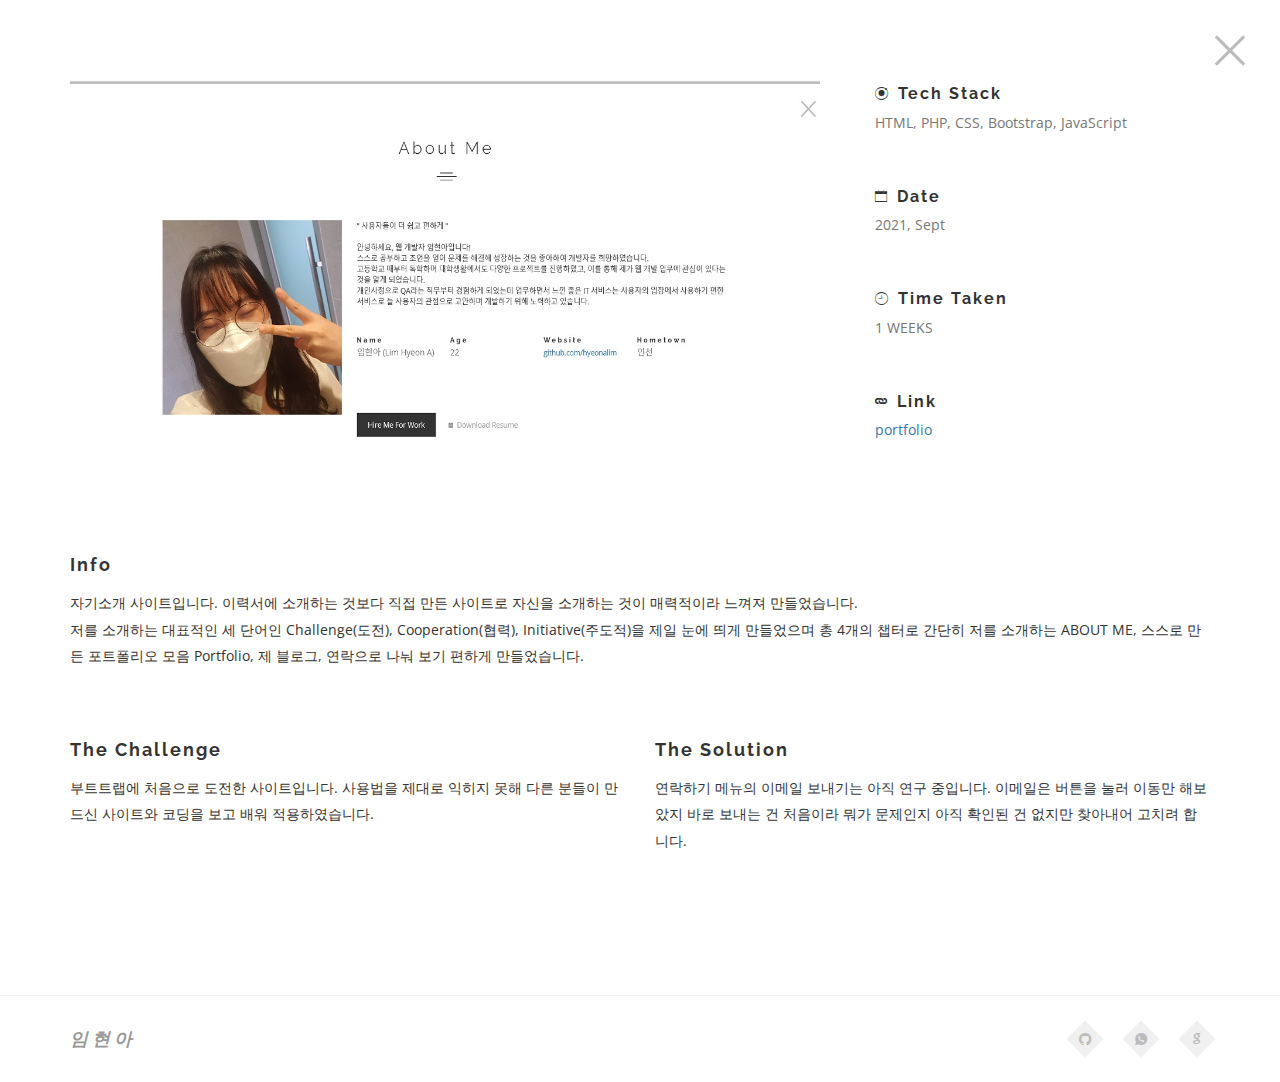
<file: src/work.html>
<!DOCTYPE html>
<html class='no-js' >
	
	<head>
		
		<meta charset="utf-8">
		<meta http-equiv="X-UA-Compatible" content="IE=edge">
		<meta name="viewport" content="width=device-width, initial-scale=1">
	
		<link rel="shortcut icon" type="image⁄x-icon" href="img/woman1.png">
		<title>포트폴리오 사이트</title>

		<!-- IE 9-->
		<script src="//html5shim.googlecode.com/svn/trunk/html5.js"></script>

		<link rel='stylesheet' type='text/css' href='bootstrap/css/bootstrap.min.css'>
		<link rel='stylesheet' type='text/css' href='css/ionicons.min.css'>
		<link rel='stylesheet' type='text/css' href='css/owl.carousel.css'>
		<link rel='stylesheet' type='text/css' href='css/owl.theme.css'>
		<link rel='stylesheet' type='text/css' href='css/owl.transitions.css'>
		<link rel='stylesheet' type='text/css' href='css/style.css'>
		<link rel='stylesheet' type='text/css' href='css/color-default.css'>
		
	</head>
	
	<body>
		
		<!--닫기 버튼-->
		<a href='index.html' class='close-btn'>
			<span></span>
			<span></span>
		</a>
		
		<div id='wrapper'>
			<section class='single-work'>
				<div class='container'>

					<!-- 프로젝트 기간 -->
					<div class='row'>

						<div class='col-md-8'>
							
							<img src='img/portfolio/info1.jpg' alt='symp'>
						
						</div>
						
						<div class='col-md-4'>
							<ul class='work-info'>

								<li>

									<h4><i class='ion-ionic'></i>Tech Stack</h4>
									<p>HTML, PHP, CSS, Bootstrap, JavaScript</p>
									
								</li>
								
								<li>
									
									<h4><i class='ion-ios-calendar-outline'></i>Date</h4>
									<p>2021, Sept</p>
									
								</li>
								
								<li>

									<h4><i class='ion-ios-clock-outline'></i>Time Taken</h4>
									<p>1 WEEKS</p>
									
								</li>
								
								<li>

									<h4><i class='ion-link'></i>Link</h4>
									<a href='https://hyeonalim.github.io/portfolio/src/index.html'>portfolio</a>
									
								</li>

							</ul>
						</div>

					</div>
					
					<!-- 프로젝트 설명 -->
					<div class='work-content'>
						
						<div class='block'>
							
							<h4>Info</h4>
							
							<p>
								자기소개 사이트입니다. 이력서에 소개하는 것보다 직접 만든 사이트로 자신을 소개하는 것이 매력적이라 느껴져 만들었습니다.<br/>
								저를 소개하는 대표적인 세 단어인 Challenge(도전), Cooperation(협력), Initiative(주도적)을 제일 눈에 띄게 만들었으며 총 4개의 챕터로 간단히 저를 소개하는 ABOUT ME, 스스로 만든 포트폴리오 모음 Portfolio, 제 블로그, 연락으로 나눠 보기 편하게 만들었습니다. 
							</p>
							
						</div>
						
						<div class='block row'>
							
							<div class='col-md-6'>
								
								<h4>The Challenge</h4>
								
								<p>
									부트트랩에 처음으로 도전한 사이트입니다. 사용법을 제대로 익히지 못해 다른 분들이 만드신 사이트와 코딩을 보고 배워 적용하였습니다.
								</p>
								
							</div>
							
							<div class='col-md-6'>
								
								<h4>The Solution</h4>
								
								<p>
									연락하기 메뉴의 이메일 보내기는 아직 연구 중입니다. 이메일은 버튼을 눌러 이동만 해보았지 바로 보내는 건 처음이라 뭐가 문제인지 아직 확인된 건 없지만 찾아내어 고치려 합니다.
								</p>
								
							</div>

						</div>
						
					</div>
					
				</div>
			</section>
			
		</div>

		<!-- footer -->
		<div class='footer bg-lightgray section-block'>
			<div class='container'>
				<div class='row'>
					
					<!-- 이름 -->
					<div class='col-xs-6 text-left'>
						<h4>임현아</h4>
					</div>
					
					<!-- SNS 이미지 -->
					<div class='col-xs-6 text-right'>
						<ul class='footer-social'>
							<li>
								<a href='https://github.com/hyeonalim'>
									<i class='ion-social-github'></i>
								</a>
							</li>
							<li>
								<a href='tel:01045345094'>
									<i class='ion-social-whatsapp'></i>
								</a>
							</li>
							<li>
								<a href='mailto:h0y1un20@gmail.com'>
									<i class='ion-social-google'></i>
								</a>
							</li>
						</ul>
					</div>
					
				</div>
			</div>
		</div>

		<script src='js/jquery.min.js'></script>
		<script src='js/jquery.stellar.min.js'></script>
		<script src='js/modernizr.js'></script>
		<script src='js/owl.carousel.min.js'></script>
		<script src='js/jquery.shuffle.min.js'></script>
		<script src='js/jquery.magnific-popup.min.js'></script>
		<script src='js/validator.min.js'></script>
		<script src='js/smoothscroll.js'></script>
		<script src='js/script.js'></script>
		
	</body>
	
</html>
</file>
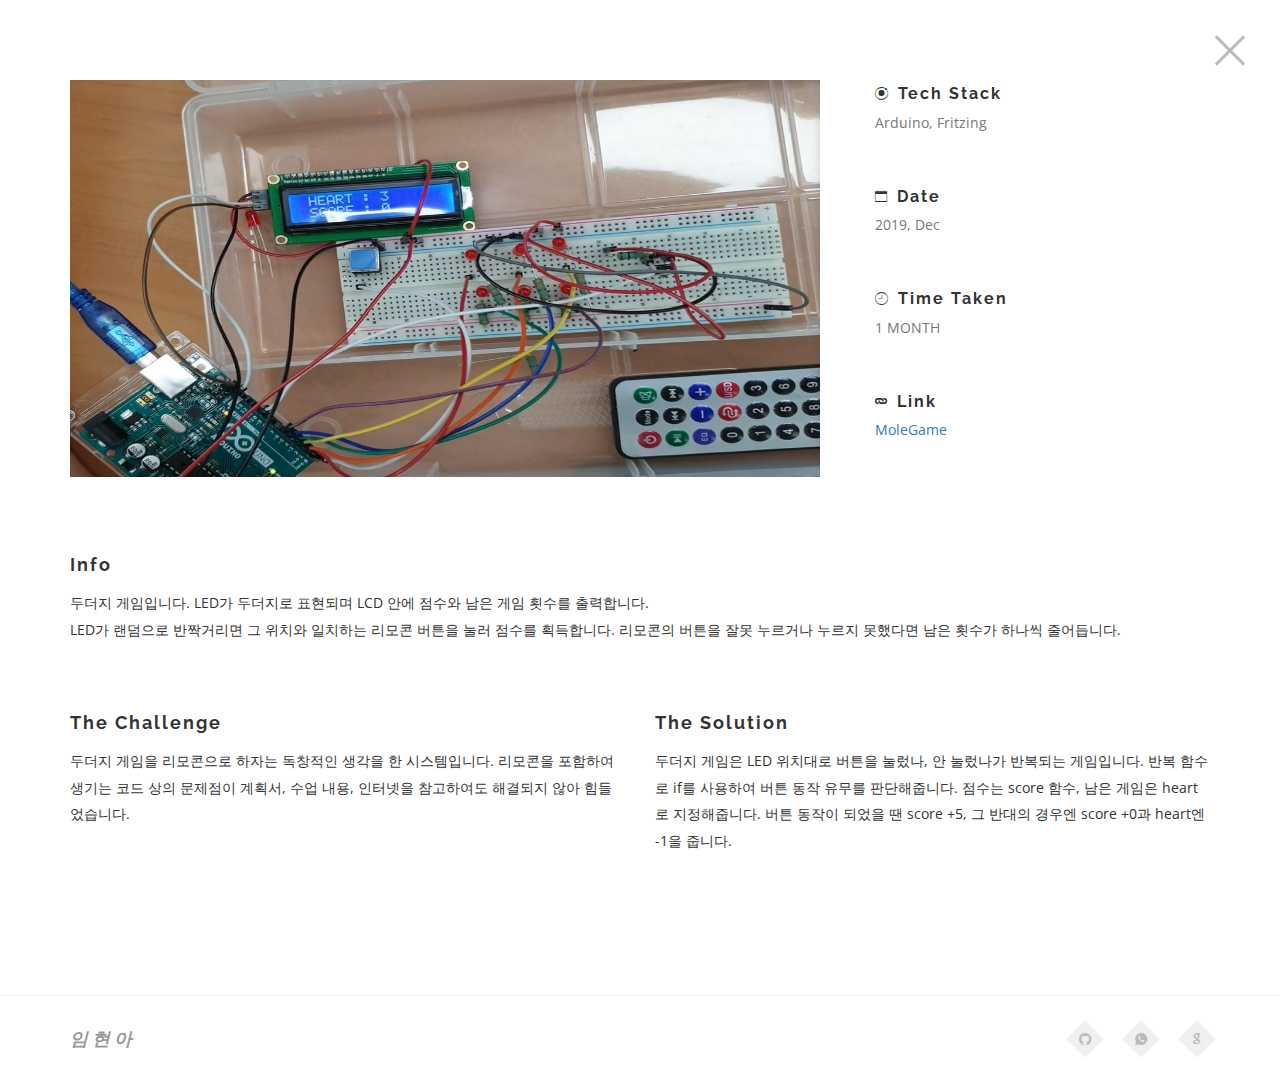
<file: src/work_arduino.html>
<!DOCTYPE html>
<html class='no-js' >
	
	<head>
		
		<meta charset="utf-8">
		<meta http-equiv="X-UA-Compatible" content="IE=edge">
		<meta name="viewport" content="width=device-width, initial-scale=1">
	
		<link rel="shortcut icon" type="image⁄x-icon" href="img/woman1.png">
		<title>두더지 게임</title>

		<!-- IE 9-->
		<script src="//html5shim.googlecode.com/svn/trunk/html5.js"></script>

		<link rel='stylesheet' type='text/css' href='bootstrap/css/bootstrap.min.css'>
		<link rel='stylesheet' type='text/css' href='css/ionicons.min.css'>
		<link rel='stylesheet' type='text/css' href='css/owl.carousel.css'>
		<link rel='stylesheet' type='text/css' href='css/owl.theme.css'>
		<link rel='stylesheet' type='text/css' href='css/owl.transitions.css'>
		<link rel='stylesheet' type='text/css' href='css/style.css'>
		<link rel='stylesheet' type='text/css' href='css/color-default.css'>
		
	</head>
	
	<body>
		
		<!--닫기 버튼-->
		<a href='index.html' class='close-btn'>
			<span></span>
			<span></span>
		</a>
		
		<div id='wrapper'>
			<section class='single-work'>
				<div class='container'>

					<!-- 프로젝트 기간 -->
					<div class='row'>

						<div class='col-md-8'>
							
							<a href="https://raw.githubusercontent.com/hyeonalim/MoleGame/main/test_molegame.mp4"><img src='img/portfolio/info2.jpg' alt='symp'></a>
						
						</div>
						
						<div class='col-md-4'>
							<ul class='work-info'>

								<li>

									<h4><i class='ion-ionic'></i>Tech Stack</h4>
									<p>Arduino, Fritzing</p>
									
								</li>
								
								<li>
									
									<h4><i class='ion-ios-calendar-outline'></i>Date</h4>
									<p>2019, Dec</p>
									
								</li>
								
								<li>

									<h4><i class='ion-ios-clock-outline'></i>Time Taken</h4>
									<p>1 MONTH</p>
									
								</li>
								
								<li>

									<h4><i class='ion-link'></i>Link</h4>
									<a href="https://github.com/hyeonalim/MoleGame">MoleGame</a>
									
								</li>

							</ul>
						</div>

					</div>
					
					<!-- 프로젝트 설명 -->
					<div class='work-content'>
						
						<div class='block'>
							
							<h4>Info</h4>
							
							<p>
								두더지 게임입니다. LED가 두더지로 표현되며 LCD 안에 점수와 남은 게임 횟수를 출력합니다. <br/>
								LED가 랜덤으로 반짝거리면 그 위치와 일치하는 리모콘 버튼을 눌러 점수를 획득합니다. 리모콘의 버튼을 잘못 누르거나 누르지 못했다면 남은 횟수가 하나씩 줄어듭니다.
							</p>
							
						</div>
						
						<div class='block row'>
							
							<div class='col-md-6'>
								
								<h4>The Challenge</h4>
								
								<p>
									두더지 게임을 리모콘으로 하자는 독창적인 생각을 한 시스템입니다. 리모콘을 포함하여 생기는 코드 상의 문제점이 계획서, 수업 내용, 인터넷을 참고하여도 해결되지 않아 힘들었습니다.
								</p>
								
							</div>
							
							<div class='col-md-6'>
								
								<h4>The Solution</h4>

								<p>
									두더지 게임은 LED 위치대로 버튼을 눌렀나, 안 눌렀나가 반복되는 게임입니다. 반복 함수로 if를 사용하여 버튼 동작 유무를 판단해줍니다. 점수는 score 함수, 남은 게임은 heart로 지정해줍니다. 버튼 동작이 되었을 땐 score +5, 그 반대의 경우엔 score +0과 heart엔 -1을 줍니다.
								</p>
								
							</div>

						</div>
						
					</div>
					
				</div>
			</section>
			
		</div>

		<!-- footer -->
		<div class='footer bg-lightgray section-block'>
			<div class='container'>
				<div class='row'>
					
					<!-- 이름 -->
					<div class='col-xs-6 text-left'>
						<h4>임현아</h4>
					</div>
					
					<!-- SNS 이미지 -->
					<div class='col-xs-6 text-right'>
						<ul class='footer-social'>
							<li>
								<a href='https://github.com/hyeonalim'>
									<i class='ion-social-github'></i>
								</a>
							</li>
							<li>
								<a href='tel:01045345094'>
									<i class='ion-social-whatsapp'></i>
								</a>
							</li>
							<li>
								<a href='mailto:h0y1un20@gmail.com'>
									<i class='ion-social-google'></i>
								</a>
							</li>
						</ul>
					</div>
					
				</div>
			</div>
		</div>

		<script src='js/jquery.min.js'></script>
		<script src='js/jquery.stellar.min.js'></script>
		<script src='js/modernizr.js'></script>
		<script src='js/owl.carousel.min.js'></script>
		<script src='js/jquery.shuffle.min.js'></script>
		<script src='js/jquery.magnific-popup.min.js'></script>
		<script src='js/validator.min.js'></script>
		<script src='js/smoothscroll.js'></script>
		<script src='js/script.js'></script>
		
	</body>
	
</html>
</file>
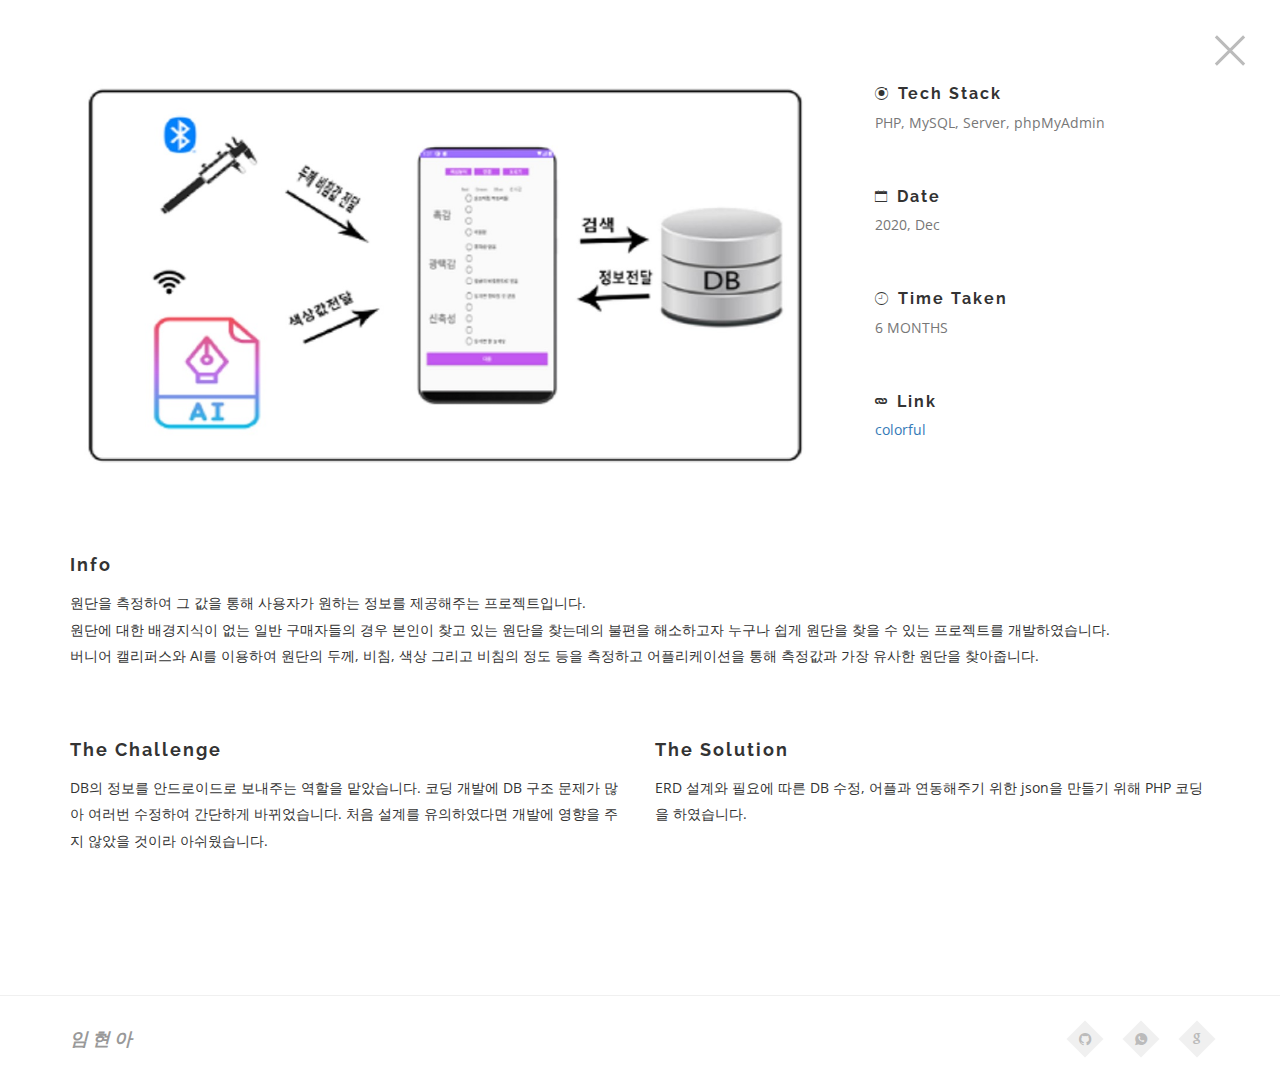
<file: src/work_colorful.html>
<!DOCTYPE html>
<html class='no-js' >
	
	<head>
		
		<meta charset="utf-8">
		<meta http-equiv="X-UA-Compatible" content="IE=edge">
		<meta name="viewport" content="width=device-width, initial-scale=1">
	
		<link rel="shortcut icon" type="image⁄x-icon" href="img/woman1.png">
		<title>COLORFUL</title>

		<!-- IE 9-->
		<script src="//html5shim.googlecode.com/svn/trunk/html5.js"></script>

		<link rel='stylesheet' type='text/css' href='bootstrap/css/bootstrap.min.css'>
		<link rel='stylesheet' type='text/css' href='css/ionicons.min.css'>
		<link rel='stylesheet' type='text/css' href='css/owl.carousel.css'>
		<link rel='stylesheet' type='text/css' href='css/owl.theme.css'>
		<link rel='stylesheet' type='text/css' href='css/owl.transitions.css'>
		<link rel='stylesheet' type='text/css' href='css/style.css'>
		<link rel='stylesheet' type='text/css' href='css/color-default.css'>
		
	</head>
	
	<body>
		
		<!--닫기 버튼-->
		<a href='index.html' class='close-btn'>
			<span></span>
			<span></span>
		</a>
		
		<div id='wrapper'>
			<section class='single-work'>
				<div class='container'>

					<!-- 프로젝트 기간 -->
					<div class='row'>

						<div class='col-md-8'>
							
							<a href="https://raw.githubusercontent.com/hyeonalim/Colorful/main/colorful.mp4"><img src='img/portfolio/info3.jpg' alt='symp'></a>
						
						</div>
						
						<div class='col-md-4'>
							<ul class='work-info'>

								<li>

									<h4><i class='ion-ionic'></i>Tech Stack</h4>
									<p>PHP, MySQL, Server, phpMyAdmin</p>
									
								</li>
								
								<li>
									
									<h4><i class='ion-ios-calendar-outline'></i>Date</h4>
									<p>2020, Dec</p>
									
								</li>
								
								<li>

									<h4><i class='ion-ios-clock-outline'></i>Time Taken</h4>
									<p>6 MONTHS</p>
									
								</li>
								
								<li>

									<h4><i class='ion-link'></i>Link</h4>
									<a href="https://github.com/hyeonalim/Colorful">colorful</a>
									
								</li>

							</ul>
						</div>

					</div>
					
					<!-- 프로젝트 설명 -->
					<div class='work-content'>
						
						<div class='block'>
							
							<h4>Info</h4>
							
							<p>
								원단을 측정하여 그 값을 통해 사용자가 원하는 정보를 제공해주는 프로젝트입니다.<br/>
								원단에 대한 배경지식이 없는 일반 구매자들의 경우 본인이 찾고 있는 원단을 찾는데의 불편을 해소하고자 누구나 쉽게 원단을 찾을 수 있는 프로젝트를 개발하였습니다.<br/>
								버니어 캘리퍼스와 AI를 이용하여 원단의 두께, 비침, 색상 그리고 비침의 정도 등을 측정하고 어플리케이션을 통해 측정값과 가장 유사한 원단을 찾아줍니다.
							</p>
							
						</div>
						
						<div class='block row'>
							
							<div class='col-md-6'>
								
								<h4>The Challenge</h4>
								
								<p>
									DB의 정보를 안드로이드로 보내주는 역할을 맡았습니다. 코딩 개발에 DB 구조 문제가 많아 여러번 수정하여 간단하게 바뀌었습니다. 처음 설계를 유의하였다면 개발에 영향을 주지 않았을 것이라 아쉬웠습니다.
								</p>
								
							</div>
							
							<div class='col-md-6'>
								
								<h4>The Solution</h4>
								
								<p>
									ERD 설계와 필요에 따른 DB 수정, 어플과 연동해주기 위한 json을 만들기 위해 PHP 코딩을 하였습니다.
								</p>
								
							</div>

						</div>
						
					</div>
					
				</div>
			</section>
			
		</div>

		<!-- footer -->
		<div class='footer bg-lightgray section-block'>
			<div class='container'>
				<div class='row'>
					
					<!-- 이름 -->
					<div class='col-xs-6 text-left'>
						<h4>임현아</h4>
					</div>
					
					<!-- SNS 이미지 -->
					<div class='col-xs-6 text-right'>
						<ul class='footer-social'>
							<li>
								<a href='https://github.com/hyeonalim'>
									<i class='ion-social-github'></i>
								</a>
							</li>
							<li>
								<a href='tel:01045345094'>
									<i class='ion-social-whatsapp'></i>
								</a>
							</li>
							<li>
								<a href='mailto:h0y1un20@gmail.com'>
									<i class='ion-social-google'></i>
								</a>
							</li>
						</ul>
					</div>
					
				</div>
			</div>
		</div>

		<script src='js/jquery.min.js'></script>
		<script src='js/jquery.stellar.min.js'></script>
		<script src='js/modernizr.js'></script>
		<script src='js/owl.carousel.min.js'></script>
		<script src='js/jquery.shuffle.min.js'></script>
		<script src='js/jquery.magnific-popup.min.js'></script>
		<script src='js/validator.min.js'></script>
		<script src='js/smoothscroll.js'></script>
		<script src='js/script.js'></script>
		
	</body>
	
</html>
</file>
<file: src/css/style.css>
/*=======================================================================

	01- 공통
	02- 메인
	03- About Me
	04- Portfolio
	05- Contact
	06- Portfolio Info
	07- CSS 변화
	
=======================================================================*/

/* 구글 폰트 */
@import url(https://fonts.googleapis.com/css?family=Raleway:400,700,600,300|Playfair+Display:700italic,400italic|Crimson+Text:400italic,600italic|Open+Sans:400,700);

/*=======================================================================
	공통
=======================================================================*/
*{
	margin:0;
	padding:0;
	outline:none;
	font-family: Open Sans, sans-serif;
}

h1, h2, h3, h4, h5, h6,
.h1, .h2, .h3, .h4, .h5, .h6{
	font-weight:bold;
	font-family: Raleway, sans-serif;
}

img{
	max-width:100%;
}

body.section-show{
	overflow:hidden;
}

body a.close-btn,
body.section-show .close-btn{
	opacity:1;
	z-index:100;
	-webkit-transition:opacity .4s 1.2s ease, background .3s ease;
	-moz-transition:opacity .4s 1.2s ease, background .3s ease;
	transition:opacity .4s 1.2s ease, background .3s ease;
	overflow:hidden;
}

.close-btn{
	position:fixed;
	height:64px;
	width:64px;
	cursor:pointer;
	display:block;
	top:18px;
	right:18px;
	opacity:0;
	z-index:-99;
}

.close-btn > span{
	height:3px;
	width:40px;
	background:#BBB;
	position:absolute;
	top:50%;
	left:50%;
	margin-left:-20px;
	margin-top:-1.5px;
}

.close-btn > span:before{
	content: ' ';
	position:absolute;
	top:0;
	width:0;
	height:inherit;
	background:#B7A389;
}

.close-btn > span:nth-of-type(1){
	-webkit-transform:rotate(45deg);
	-moz-transform:rotate(45deg);
	-ms-transform:rotate(45deg);
	-o-transform:rotate(45deg);
	transform:rotate(45deg);
}

.close-btn > span:nth-of-type(2){
	-webkit-transform:rotate(-45deg);
	-moz-transform:rotate(-45deg);
	-ms-transform:rotate(-45deg);
	-o-transform:rotate(-45deg);
	transform:rotate(-45deg);
}

.close-btn > span:nth-of-type(1):before{
	left:0;
}

.close-btn > span:nth-of-type(2):before{
	right:0;
}

.close-btn:hover > span{
	background:transparent;
}

.close-btn:hover > span:before{
	-webkit-transition:all .3s ease;
	-moz-transition:all .3s ease;
	transition:all .3s ease;
	width:100%;
}

.close-btn:hover > span:nth-of-type(2):before{
	-webkit-transition-delay:.3s;	
	-moz-transition-delay:.3s;	
	transition-delay:.3s;	
}

.section-header h2{
	font-size:32px;
	letter-spacing:6px;
	color:#333;
	margin-top:0;
	margin-bottom:35px;
	font-weight:300;
}

.section-header p{
	margin-top:30px;
	line-height:1.7em;
	color:#8A8A8A;
	font-size:16px;
}

#wrapper{
	overflow-x:hidden;
}

.front-section{
	background:#FFF;
}

.section{
	position:fixed;
	left:0;
	right:0;
	top:0;
	bottom:0;
	border:solid 4px #BBB;
	padding-top:100px;
	z-index:-9;
	background:#FFF;
	overflow-y:auto;
	opacity:0;
	visibility:hidden;
	transition: all .3s ease;
}

body.section-show .section.active{
	-webkit-transition:opacity .4s 1.2s ease;
	-moz-transition:opacity .4s 1.2s ease;
	transition:opacity .4s 1.2s ease;
	z-index:99;
	opacity:1;
	visibility:visible;
}

.bg-lightgray{
	background:#F5F5F5;
}

.footer{
	padding:30px 0;
	background:#FFF;
	border-top:solid 1px #F0F0F0;
}

.footer h4{
	font-size:18px;
	letter-spacing:4px;
	margin:0;
	margin-top:3.5px;
	font-style:italic;
	font-family:'Playfair Display', serif;
	color:#999;
}

.footer-social{
	margin:0;
	padding:0;
	list-style:none;
	font-size:0;
}

.footer-social > li{
	display:inline-block;
	*display:inline;
	*zoom:1;
	margin-left:30px;
}

.footer-social > li > a{
	text-decoration:none;
	height:26px;
	width:26px;
	line-height:26px;
	vertical-align:middle;
	-webkit-transform:rotate(45deg);
	-moz-transform:rotate(45deg);
	-ms-transform:rotate(45deg);
	-o-transform:rotate(45deg);
	transform:rotate(45deg);
	-webkit-transition:all .3s ease-in-out;
	-moz-transition:all .3s ease-in-out;
	transition:all .3s ease-in-out;
	display:block;
	text-align:center;
	color:#BBB;
	background:#F0F0F0;
	font-size:0;
}

.footer-social > li > a > i{
	-webkit-transform:rotate(-45deg);
	-moz-transform:rotate(-45deg);
	-ms-transform:rotate(-45deg);
	-o-transform:rotate(-45deg);
	transform:rotate(-45deg);
	display:inline-block;
	*display:inline;
	*zoom:1;
	line-height:inherit;
	width:inherit;
	height:inherit;
	vertical-align:middle;
}

.footer-social > li > a > i:before{
	font-size:14px;
	line-height:1em;
	vertical-align:middle;
}

.footer-social > li > a:hover{
	background:#B7A389;
	color:#FFF;
}

.section-block > .container,
.section-block{
	position:relative;
}

.section-block{
	overflow:hidden;
}

.divider-draft{
	position:relative;
	height:2px;
	background:#333;
	width:40px;
	display:block;
	margin:15px 0;
}

.divider-draft:before,
.divider-draft:after{
	content: ' ';
	width:25px;
	height:1px;
	background:#333;
	position:absolute;
	left:0;
}

.divider-draft.center:before,
.divider-draft.center:after{
	right:0;
	margin:auto;
}

.divider-draft:before{
	top:-6px;
}

.divider-draft:after{
	bottom:-6px;
}

.divider-draft.center{
	margin:auto;
}

/*=======================================================================
	메인
=======================================================================*/

body.section-show .transition-mask{
	position:absolute;
	top:260px;
	height:500px;
	width:500px;
	left:0;
	right:0;
	margin:auto;
	z-index:22;
	transform:rotate(45deg);
	overflow:hidden;
	-webkit-animation: fill2 .8s .4s both ease;
	-moz-animation: fill2 .8s .4s both ease;
	animation: fill2 .8s .4s both ease;
}

body .transition-mask:before{
	content: ' ';
	position:absolute;
	bottom:0;
	right:0;
	height:100%;
	width:100%;
}

body.section-show .transition-mask:before{
	-webkit-animation: fill .4s both ease;
	-moz-animation: fill .4s both ease;
	animation: fill .4s both ease;
	background:#CCC;
}

@-webkit-keyframes fill2{
	0%{
		transform:rotate(45deg);
	}
	100%{
		z-index:50;
		transform:rotate(0deg);
		height:100%;
		width:100%;
		top:0;
		bottom:auto;
	}
}

@keyframes fill2{
	0%{
		-webkit-transform:rotate(45deg);
		-moz-transform:rotate(45deg);
		-ms-transform:rotate(45deg);
		-o-transform:rotate(45deg);
		transform:rotate(45deg);
	}
	100%{
		z-index:50;
		-webkit-transform:rotate(0deg);
		-moz-transform:rotate(0deg);
		-ms-transform:rotate(0deg);
		-o-transform:rotate(0deg);
		transform:rotate(0deg);
		height:100%;
		width:100%;
		top:0;
		bottom:auto;
	}
}

@-webkit-keyframes fill{
	0%{
		width:0%;
	}
	100%{
		width:100%;
	}
}

@keyframes fill{
	0%{
		width:0%;
	}
	100%{
		width:100%;
	}
}

.front-section{
	padding-top:60px;
	padding-bottom:200px;
	position:relative;
}

.front-heading{
	text-align:center;
	margin-top:190px;
}

.front-heading > h2{
	font-size:55px;
	font-weight:lighter;
	letter-spacing:15px;
	position:relative;
	position:relative;
	line-height:1em;
	display:inline-block;
	*display:inline;
	*zoom:1;
	z-index:10;
	color:#999;
	font-family: 'Playfair Display', serif;
	font-style:italic;
}

.front-person-img{
	width:500px;
	height:500px;
	overflow:hidden;
	background:#F0F0F0;
	position:relative;
	z-index:15;
	-webkit-transition:height .5s .3s ease, transform .5s .8s ease;
	-moz-transition:height .5s .3s ease, transform .5s .8s ease;
	transition:height .5s .3s ease, transform .5s .8s ease;
	margin:200px auto;
	margin-bottom:0;
	-webkit-transform:rotate(45deg);
	-moz-transform:rotate(45deg);
	-ms-transform:rotate(45deg);
	-o-transform:rotate(45deg);
	transform:rotate(45deg);
	border-radius:0;
}

.front-person-img > img{
	max-width:100%;
	vertical-align:bottom;
	-webkit-transform:rotate(-45deg) translateY(40px);
	-moz-transform:rotate(-45deg) translateY(40px);
	-ms-transform:rotate(-45deg) translateY(40px);
	-o-transform:rotate(-45deg) translateY(40px);
	transform:rotate(-45deg) translateY(40px);
}

.front-person-titles{
	position:relative;
	z-index:10;
	height:500px;
	width:500px;
	margin:auto;
	margin-top:-500px;
	-webkit-transform:rotate(45deg);
	-moz-transform:rotate(45deg);
	-ms-transform:rotate(45deg);
	-o-transform:rotate(45deg);
	transform:rotate(45deg);
}

.front-person-titles > span{
	position:absolute;
	z-index:5;
	display:block;
	width:100%;
	font-family:Hind, sans-serif;
	color:#CCC;
	text-align:center;
	font-size:24px;
	letter-spacing:25px;
	line-height:1em;
	text-transform:lowercase;
}

.front-person-titles > .t1{
	left:5px;
	bottom:0;
	-webkit-transform:rotate(-90deg) translateY(-100%);
	-moz-transform:rotate(-90deg) translateY(-100%);
	-ms-transform:rotate(-90deg) translateY(-100%);
	-o-transform:rotate(-90deg) translateY(-100%);
	transform:rotate(-90deg) translateY(-100%);
	-webkit-transform-origin:0% 0%;
	-moz-transform-origin:0% 0%;
	-ms-transform-origin:0% 0%;
	-o-transform-origin:0% 0%;
	transform-origin:0% 0%;
}

.front-person-titles > .t2{
	top:5px;
	left:0;
	-webkit-transform:translateY(-100%);
	-moz-transform:translateY(-100%);
	-ms-transform:translateY(-100%);
	-o-transform:translateY(-100%);
	transform:translateY(-100%);
}

.front-person-titles > .t3{
	left:0;
	bottom:5px;
	-webkit-transform:translateY(100%) rotate(180deg);
	-moz-transform:translateY(100%) rotate(180deg);
	-ms-transform:translateY(100%) rotate(180deg);
	-o-transform:translateY(100%) rotate(180deg);
	transform:translateY(100%) rotate(180deg);
}

.front-person-links{
	margin:auto;
	width:500px;
	height:500px;
	margin-top:-500px;
	z-index:25;
	-webkit-transform: rotate(45deg);
	-moz-transform: rotate(45deg);
	-ms-transform: rotate(45deg);
	-o-transform: rotate(45deg);
	transform: rotate(45deg);
	position:relative;
}

.front-person-links > ul > li{
	display:block;
}

.front-person-links > ul{
	font-size:0;
	z-index:99;
	position:absolute;
	text-align:left;
	white-space:nowrap;
	left:100%;
	top:50%;
	-webkit-transform:translateY(-50%);
	-moz-transform:translateY(-50%);
	-ms-transform:translateY(-50%);
	-o-transform:translateY(-50%);
	transform:translateY(-50%);
	margin:0;
	padding:0;
	list-style:none;
	margin-left:-15px;
}

.front-person-links > ul > li > a{
	font-weight:bold;
	display:block;
	font-size:14px;
	padding:25px 0;
	cursor:pointer;
	-webkit-transition:all .3s ease;
	-moz-transition:all .3s ease;
	transition:all .3s ease;
	position:relative;
	color:#999;
	text-align:left;
	text-transform:uppercase;
	letter-spacing:3px;
	text-decoration:none;
	line-height:1em;
}

.front-person-links > ul > li > a:before,
.front-person-links > ul > li > a:after{
	content: ' ';
	height:6px;
	width:15px;
	background:#CCC;
	display:inline-block;
	*display:inline;
	*zoom:1;
	vertical-align:middle;
	margin-right:15px;
	font-size:0;
	-webkit-transition:all .3s ease;
	-moz-transition:all .3s ease;
	transition:all .3s ease;
	display:none;
}

.front-person-links > ul > li > a:after{
	margin-left:15px;
	margin-right:0;
	display:none;
}

.front-person-links > ul > li > a:hover{
	color:#B7A389;
}

.front-person-links > ul > li > a:hover:after,
.front-person-links > ul > li > a:hover:before{
	width:25px;
	background:#999;
}

/*=======================================================================
	About Me
=======================================================================*/

.about-section{
	padding-top:0;
}

.basic-info{
	padding-top:100px;
	padding-bottom:100px;
	position:relative;
	border-bottom:solid 1px #F0F0F0;
}

.basic-info .section-header{
	margin-bottom:80px;
}

.about-person-img{
	text-align:center;
}

.about-person-img > img{
	max-width:100%;
}

.post-more .more-link,
body .symp-btn{
	display:inline-block;
	*display:inline;
	*zoom:1;
	padding:12px 22px;
	background:#333;
	color:#FFF;
	-webkit-transition:all .3s ease;
	-moz-transition:all .3s ease;
	transition:all .3s ease;
	border:none;
	text-decoration:none !important;
}

.symp-btn:hover{
	background:#B7A389;
	color:#FFF;
}
.symp-btn.link-btn{
	background:transparent;
	color:#999;
}
.symp-btn.link-btn > i{
	margin-right:8px;
}
.symp-btn.link-btn:hover{
	color:#333;
	background:transparent;
}

.info-list{
	list-style:none;
	padding:0;
	margin:0;
	position:relative;
	z-index:10;
	margin-top:20px;
	margin-bottom:60px;
}

.info-list:before,
.info-list:after{
	content:' ';
	display:table;
}

.info-list:after{
	clear:both;
}

.info-list > li{
	margin-bottom:20px;
	float:left;
	width:25%;
}

.info-list > li > .inner{
	padding:15px 0;
}

.info-list > li > *{
	line-height:1em;
	margin:0;
}

.info-list > li > .inner > h4{
	font-size:13px;
	letter-spacing:4px;
	margin-right:16px;
	margin-bottom:8px;
	display:block;
	color:#333;
}

.info-list > li > .inner > p{
	font-size:16px;
	color:#777;
	display:block;
}

.timeline-block{
	padding-bottom:100px;
}

.timeline-block .timeline{
	padding-bottom:90px;
	margin-top:100px;
}

.timeline{
	position:relative;
	list-style:none;
	margin:0;
}

.timeline:before{
	content: ' ';
	position:absolute;
	top:0;
	left:50%;
	margin-left:-1px;
	height:100%;
	width:2px;
	background:#BBB;
	border-radius: 0 0 5px 5px;
}

.timeline > li:before,
.timeline > li:after{
	content: ' ';
	display:table;
}

.timeline > li:after{
	clear:both;
}

.timeline > li > .timeline-desc{
	float:right;
}

.timeline > li > .timeline-desc > h4{
	font-size:14px;
	letter-spacing:2px;
	margin-top:0;
}

.timeline > li > .timeline-content{
	float:left;
	text-align:right;
	position:relative;
}

.timeline > li.inverse > .timeline-content{
	float:right;
	text-align:left;
}

.timeline > li.inverse > .timeline-desc{
	float:left;
	text-align:right;
}

.timeline > li{
	margin:70px 0;
	position:relative;
}

.timeline > li:not(.timeline-header):before{
	content: ' ';
	position:absolute;
	top:0;
	left:50%;
	height:11px;
	width:11px;
	-webkit-transform:translateX(-50%) rotate(45deg);
	-moz-transform:translateX(-50%) rotate(45deg);
	-ms-transform:translateX(-50%) rotate(45deg);
	-o-transform:translateX(-50%) rotate(45deg);
	transform:translateX(-50%) rotate(45deg);
	background:#B7A389;
}

.timeline > li > div{
	width:50%;
	padding:0 35px;
}

.timeline > li > .timeline-content > h4{
	margin-top:0;
	margin-bottom:7px;
	letter-spacing:2px;
	font-size:20px;
}

.timeline > li > .timeline-content > span{
	display:block;
	margin-bottom:15px;
	color:#BBB;
}

.timeline > li > .timeline-content > p{
	margin:0;
	line-height:1.7em;
	color:#777;
}

.timeline > li.timeline-header{
	background:#FFF;
	position:relative;
	z-index:10;
	text-align:center;
	margin-bottom:100px;
	margin-top:100px;
}

.timeline > li.timeline-header > h4{
	font-weight:bold;
	text-transform:uppercase;
	font-size:16px;
	display:inline-block;
	*display:inline;
	*zoom:1;
	position:relative;
	margin:0;
	letter-spacing:4px;
}

.timeline > li.timeline-header > h4:before,
.timeline > li.timeline-header > h4:after{
	content: ' ';
	display:block;
	height:2px;
	background:#BBB;
	margin:0 -5px;
	margin-top:8px;
}

.timeline > li.timeline-header > h4:before{
	margin-top:0;
	margin-bottom:8px;
}

@media (max-width:992px){
	.timeline > li:before,
	.timeline:before{
		display:none;
	}
	.timeline > li > .timeline-desc{
		opacity:.5;
		text-align:right;
		float:left;
	}
	.timeline > li.inverse > .timeline-desc{
		text-align:left;
		float:right;
	}
	.timeline > li > div{
		width:85%;
		float:none;
		display:block;
		margin-left:auto;
		margin-right:auto;
	}
	.timeline > li > .timeline-content{
		text-align:right;
	}
}

.skills-block{
	padding-top:100px;
	padding-bottom:30px;
}

.skills-block .section-header{
	margin-bottom:100px;
}

.skill{
	position:relative;
	text-align:center;
	margin-bottom:70px;
	-webkit-transition:all .3s ease-in-out;
	-moz-transition:all .3s ease-in-out;
	transition:all .3s ease-in-out;
}

.skill > .icon{
	font-size:0;
	background:#B7A389;
	color:#FFF;
	-webkit-transform:rotate(45deg);
	-moz-transform:rotate(45deg);
	-ms-transform:rotate(45deg);
	-o-transform:rotate(45deg);
	transform:rotate(45deg);
	width:80px;
	height:80px;
	line-height:80px;
	margin:auto;
	margin-bottom:40px;
	-webkit-transition:all .3s ease-in-out;
	-moz-transition:all .3s ease-in-out;
	transition:all .3s ease-in-out;
	position:relative;
	top:0;
}

.skill:hover > .icon{
	top:-15px;
}

.skill > .icon > i{
	display:block;
	height:inherit;
	width:inherit;
	line-height:inherit;
	text-align:center;
	-webkit-transform:rotate(-45deg);
	-moz-transform:rotate(-45deg);
	-ms-transform:rotate(-45deg);
	-o-transform:rotate(-45deg);
	transform:rotate(-45deg);
}
.skill > .icon > i:before{
	vertical-align:middle;
	font-size:45px;
	line-height:1em;
}
.skill > h4{
	font-size:18px;
	letter-spacing:2px;
	margin-top:0;
	margin-top:2px;
}

.services-section .main-title{
	margin-bottom:80px;
}

.services-block{
	padding-top:50px;
	padding-bottom:0;
	border-bottom:solid 1px #F0F0F0;
}

.service{
	position:relative;
	text-align:center;
	margin-bottom:120px;
}

.service > .icon{
	-webkit-transform:rotate(45deg);
	-moz-transform:rotate(45deg);
	-ms-transform:rotate(45deg);
	-o-transform:rotate(45deg);
	transform:rotate(45deg);
	height:90px;
	width:90px;
	line-height:90px;
	vertical-align:middle;
	text-align:center;
	margin:auto;
	-webkit-transition:all .3s ease-in-out;
	-moz-transition:all .3s ease-in-out;
	transition:all .3s ease-in-out;
	font-size:0;
	background:#B7A389;
	color:#FFF;
	position:relative;
	top:0;
}

.service:hover > .icon{
	top:-15px;
}

.service > .icon > i:before{
	line-height:1em;
	vertical-align:middle;
	font-size:45px;
}

.service > .icon > i{
	display:inline-block;
	line-height:inherit;
	height:inherit;
	width:inherit;
	-webkit-transform:rotate(-45deg);
	-moz-transform:rotate(-45deg);
	-ms-transform:rotate(-45deg);
	-o-transform:rotate(-45deg);
	transform:rotate(-45deg);
}

.service > .content > h4{
	font-size:20px;
	margin-top:50px;
	margin-bottom:8px;
	letter-spacing:2px;
}

.service > .content > p{
	line-height:1.6em;
	color:#777;
}

.process > .number{
	font-size:16px;
	font-weight:bold;
	display:inline-block;
	*display:inline;
	*zoom:1;
	line-height:1em;
	margin-bottom:15px;
	position:relative;
	-webkit-transform:rotate(45deg);
	-moz-transform:rotate(45deg);
	-ms-transform:rotate(45deg);
	-o-transform:rotate(45deg);
	transform:rotate(45deg);
	border:solid 1px #B7A389;
	-webkit-transition:all .3s ease-in-out;
	-moz-transition:all .3s ease-in-out;
	transition:all .3s ease-in-out;
	color:#B7A389;
}

.process:hover > .number{
	color:#FFF;
	background:#B7A389;
}

.process > .number > span{
	transform:rotate(-45deg);
	display:block;
	height:28px;
	width:28px;
	line-height:28px;
	text-align:center;
	position:relative;
}

.process > .number > span:before{
	content: ' ';
	border-top:solid 8px transparent;
	border-bottom:solid 8px transparent;
	border-left:solid 8px #B7A389;
	position:absolute;
	top:50%;
	margin-top:-8px;
	right:-43px;
}

.process.last > .number > span:before{
	border:solid 4px #B7A389;
	margin-top:-4px;
}

.process > .number > span:after{
	content: ' ';
	position:absolute;
	height:2px;
	background:#B7A389;
	width:30px;
	right:-35px;
	top:50%;
	margin-top:-1px;
}

/*=======================================================================
	Portfolio
=======================================================================*/
.portfolio-block{
	padding-bottom:100px;
}

.portfolio-block .section-header{
	margin-bottom:45px;
}

.portfolio-items > .item{
	width:33.333%;
	position:relative;
}

@media(max-width:992px){
	.portfolio-items > .item{
		width:50%;
	}
}

@media(max-width:768px){
	.portfolio-items > .item{
		width:100%;
	}
}

.portfolio-items > .item > .inner > img{
	width:100%;
}

.portfolio-items > .item > .inner{
	position:relative;
}

.portfolio-items > .item > .inner > .caption{
	position:absolute;
	top:0;
	left:0;
	right:0;
	bottom:0;
	background:#333;
	background:rgba(51,51,51,.8);
	color:#FFF;
	text-align:center;
	z-index:10;
	opacity:0;
	visibility:hidden;
	-webkit-transition:all .3s ease;
	-moz-transition:all .3s ease;
	transition:all .3s ease;
}

.portfolio-items > .item > .inner:hover > .caption{
	opacity:1;
	visibility:visible;
}

.portfolio-items > .item > .inner > .caption > .caption-inner{
	position:absolute;
	top:50%;
	left:50%;
	-webkit-transform:translate(-50%, -50%);
	-moz-transform:translate(-50%, -50%);
	-ms-transform:translate(-50%, -50%);
	-o-transform:translate(-50%, -50%);
	transform:translate(-50%, -50%);
	width:75%;
}

.portfolio-items > .item > .inner > .caption > .caption-inner > h4{
	font-size:22px;
	margin:0;
	margin-bottom:30px;
	opacity:0;
	visibility:hidden;
	-webkit-transform:translateY(15px);
	-moz-transform:translateY(15px);
	-ms-transform:translateY(15px);
	-o-transform:translateY(15px);
	transform:translateY(15px);
	-webkit-transition:all .3s .1s ease;
	-moz-transition:all .3s .1s ease;
	transition:all .3s .1s ease;
}

.portfolio-items > .item > .inner:hover > .caption > .caption-inner > h4{
	-webkit-transform:translateY(0);
	-moz-transform:translateY(0);
	-ms-transform:translateY(0);
	-o-transform:translateY(0);
	transform:translateY(0);
	opacity:1;
	visibility:visible;
}

.portfolio-items > .item > .inner > .caption > .caption-inner > .links{
	list-style:none;
	color:#FFF;
}

.portfolio-items > .item > .inner > .caption > .caption-inner > .links > li{
	display:inline-block;
	*display:inline;
	*zoom:1;
	margin:0 11px;
	opacity:0;
	visibility:hidden;
	-webkit-transform:translateY(15px);
	-moz-transform:translateY(15px);
	-ms-transform:translateY(15px);
	-o-transform:translateY(15px);
	transform:translateY(15px);
	-webkit-transition:all .3s .2s ease;
	-moz-transition:all .3s .2s ease;
	transition:all .3s .2s ease;
}

.portfolio-items > .item > .inner > .caption > .caption-inner > .links > li:nth-of-type(2){
	-webkit-transition-delay: .3s;
	-moz-transition-delay: .3s;
	transition-delay: .3s;
}

.portfolio-items > .item > .inner:hover > .caption > .caption-inner > .links > li{
	-webkit-transform:translateY(0);
	-moz-transform:translateY(0);
	-ms-transform:translateY(0);
	-o-transform:translateY(0);
	transform:translateY(0);
	opacity:1;
	visibility:visible;
}

.portfolio-items > .item > .inner > .caption > .caption-inner > .links > li > a{
	display:block;
	height:30px;
	width:30px;
	line-height:30px;
	font-size:0;
	border:solid 1px #FFF;
	color:#FFF;
	-webkit-transform:rotate(45deg);
	-moz-transform:rotate(45deg);
	-ms-transform:rotate(45deg);
	-o-transform:rotate(45deg);
	transform:rotate(45deg);
}

.portfolio-items > .item > .inner > .caption > .caption-inner > .links > li > a > i{
	display:block;
	height:inherit;
	width:inherit;
	line-height:inherit;
	vertical-align:middle;
	-webkit-transform:rotate(-45deg);
	-moz-transform:rotate(-45deg);
	-ms-transform:rotate(-45deg);
	-o-transform:rotate(-45deg);
	transform:rotate(-45deg);
}

.portfolio-items > .item > .inner > .caption > .caption-inner > .links > li > a > i:before{
	font-size:16px;
	vertical-align:middle;
	line-height:1em;
}

.portfolio-items > .item > .inner > .caption > .caption-inner > .links > li > a:hover{
	background:#FFF;
	background:rgba(255,255,255,.9);
	color:#333;
}

#portfolio-filters{
	text-align:center;
	margin-bottom:45px;
}

#portfolio-filters > ul{
	margin:0;
	padding:0;
	list-style:none;
	font-size:0;
}

#portfolio-filters > ul > li{
	display:inline-block;
	*display:inline;
	*zoom:1;
	font-size:14px;
	padding:0 26px;
	position:relative;
}

#portfolio-filters > ul > li:last-of-type:after{
	display:none;
}

#portfolio-filters > ul > li:after{
	content: ' ';
	position:absolute;
	right:-9px;
	top:50%;
	margin-top:-3px;
	height:6px;
	width:6px;
	border:solid 1px #E5E5E5;
	transform:rotate(45deg);
}

#portfolio-filters > ul > li > a{
	display:block;
	color:#999;
	text-decoration:none;
}

#portfolio-filters > ul > li > a:hover,
#portfolio-filters > ul > li > a.active{
	color:#333;
}

#portfolio-filters > ul > li > a.active{
	text-decoration:line-through;
}

/*=======================================================================
	Contact
=======================================================================*/

.contact-block{
	padding-bottom: 100px;
}

.contact-section .section-header{
	margin-bottom:60px;
}

.form-control{
	padding:10px;
	height:auto;
	border:solid 1px #BBB;
	-webkit-box-shadow:none;
	-moz-box-shadow:none;
	box-shadow:none;
	border-radius:0;
	vertical-align:middle;
}

.form-control:focus{
	border-color:#B7A389;
	-webkit-box-shadow:none;
	-moz-box-shadow:none;
	box-shadow:none;	
}

.contact-form .form-group{
	margin-bottom:25px;
}

.contact-form .alert{
	border-radius:0;
}

/*=======================================================================
	Portfolio Info
=======================================================================*/
.single-work{
	padding-top:80px;
	padding-bottom:130px;
}

.work-info{
	list-style:none;
	margin:0;
	margin-top:50px;
}

@media(min-width:992px){
	.work-info{
		padding-left:25px;
		margin-top:0;
	}
}

.work-info > li{
	margin-bottom:55px;
	margin-top:5px;
	padding:0;
}

.work-info > li > h4 > i{
	margin-right:8px;
}

.work-info > li > h4{
	font-size:16px;
	letter-spacing:2px;
	margin:0;
	margin-bottom:10px;
	font-weight:bold;
}

.work-info > li > p{
	color:#777;
}

.work-content > .block{
	margin-top:60px;
}

.work-content > .block h4{
	font-size:18px;
	margin-bottom:15px;
	letter-spacing:2px;
}

.work-content > .block p{
	line-height:1.9em;
}

/*=======================================================================
	CSS 변화
=======================================================================*/

@media (max-width:992px){
	.about-person-img{
		margin-bottom:40px;
		text-align:center;
	}
	.info-list > li{
		width:50%;
	}
	.front-section{
		padding-bottom:110px;
	}
	.front-heading > h2{
		font-size:50px;
	}
	.front-person-img{
		height:360px;
		width:360px;
	}
	.front-person-img > img{
		-webkit-transform:rotate(-45deg) translateY(45px);
		-moz-transform:rotate(-45deg) translateY(45px);
		-ms-transform:rotate(-45deg) translateY(45px);
		-o-transform:rotate(-45deg) translateY(45px);
		transform:rotate(-45deg) translateY(45px);
	}
	.front-person-links{
		-webkit-transform:rotate(0deg);
		-moz-transform:rotate(0deg);
		-ms-transform:rotate(0deg);
		-o-transform:rotate(0deg);
		transform:rotate(0deg);
		margin-top:110px;
		text-align:center;
		position:relative;
		margin-bottom:0;
		width:auto;
		height:auto;
	}
	.front-person-links > ul{
		top:0;
		left:auto;
		position:relative;
		display:inline-block;
		*display:inline;
		*zoom:1;
		-webkit-transform:none;
		-moz-transform:none;
		-ms-transform:none;
		-o-transform:none;
		transform:none;
	}
	.front-person-links > ul > li{
		margin-bottom:1px;
		display:block;
	}
	.front-person-links > ul > li > a:before,
	.front-person-links > ul > li > a:after{
		position:absolute;
		left:0;
		height:2px;
		top:50%;
		margin-top:-1px;
		display:block;
		-webkit-box-shadow:none;
		-moz-box-shadow:none;
		box-shadow:none;
		opacity:.5;
		display:none;
	}
	.front-person-links > ul > li > a:after{
		left:auto;
		right:0;
	}
	.front-person-links > ul > li > a:hover:before{
		width:15px;
	}
	.front-person-links > ul > li > a{
		text-align:center;
		padding:22px 48px;
		display:block;
		font-size:22px;
		letter-spacing:2px;
		text-transform:none;
	}
	.front-person-titles{
		margin-top:125px;
		transform:none;
		text-align:center;
		width:80%;
		height:auto;
		opacity:1;
	}
	.front-person-titles > span{
		position:relative;
		transform:none !important;
		display:block;
		margin:25px 0;
		letter-spacing:10px;
		font-size:16px;
		text-transform:uppercase;
		top:auto !important;
		left:auto !important;
		bottom:auto !important;
	}
	
	.front-heading{
		margin-top:80px;
	}
}

@media (max-width:768px){
	
	.front-person-links{
		margin-top:65px;
	}
	.front-person-img{
		width:65%;
		padding-top:65%;
		height:0;
		margin-top:120px;
	}
	.front-person-img > img{
		-webkit-transform:rotate(-45deg) translateY(45px);
		-moz-transform:rotate(-45deg) translateY(45px);
		-ms-transform:rotate(-45deg) translateY(45px);
		-o-transform:rotate(-45deg) translateY(45px);
		transform:rotate(-45deg) translateY(100px);
		position:absolute;
		bottom:0;
		left:-40px;
	}
}
</file>
<file: src/css/color-default.css>
.symp-btn:hover,
.process:hover > .number,
.service > .icon,
.timeline > li:not(.timeline-header):before,
.footer-social > li > a:hover,
.process > .number > span:after,
.close-btn > span:before{
	background:#B7A389;
}

.process > .number,
.skill > h4,
.front-person-links > ul > li > a:hover{
	color:#B7A389;
}

.form-control:focus,
.process.last > .number > span:before,
.process > .number{
	border-color:#B7A389;
}

.process > .number > span:before{
	border-left-color:#B7A389;
}
</file>
